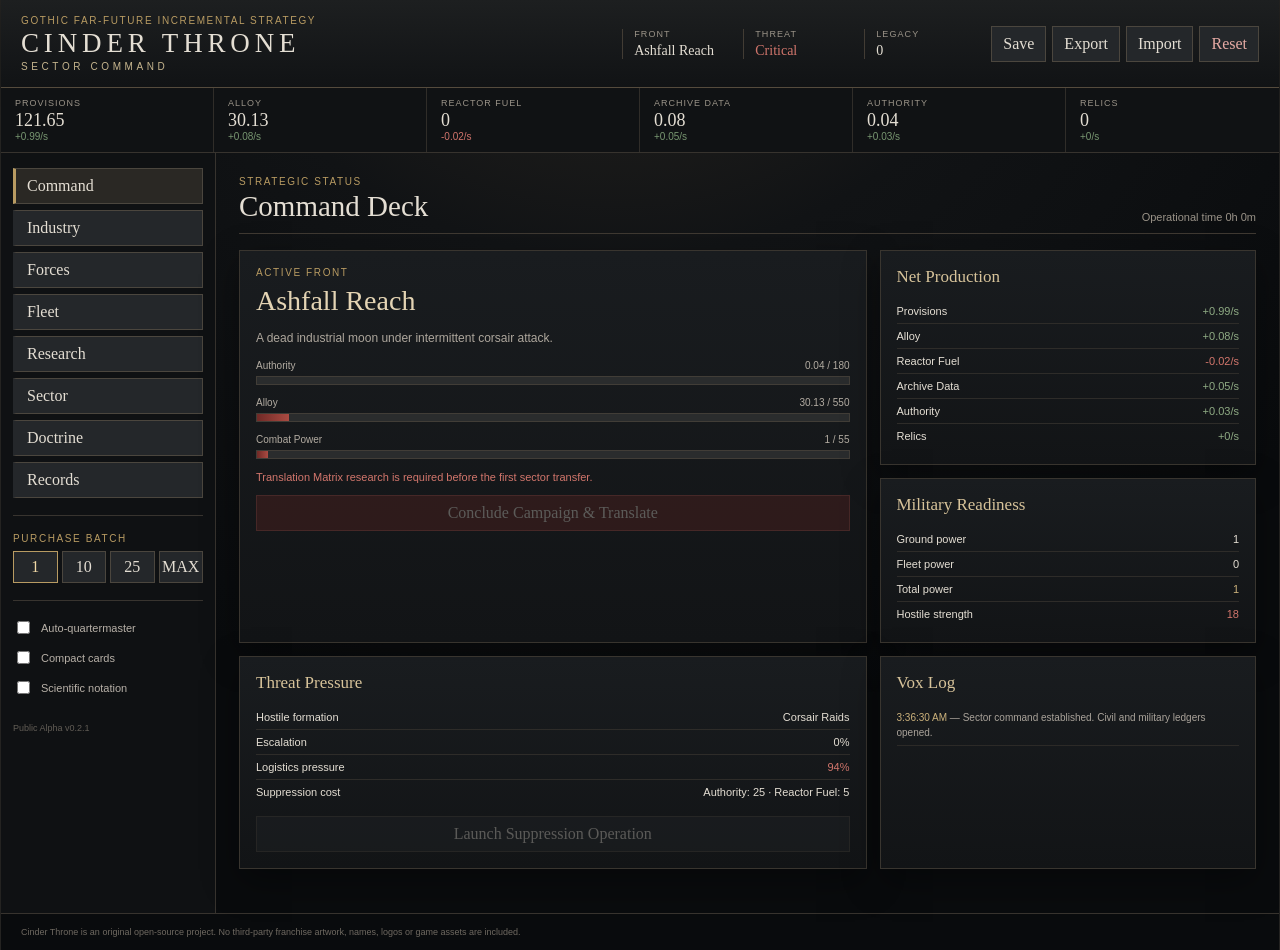
<file: index.html>
<!doctype html>
<html lang="en">
<head>
  <meta charset="utf-8">
  <meta name="viewport" content="width=device-width, initial-scale=1">
  <meta name="theme-color" content="#111315">
  <meta name="description" content="Cinder Throne: Sector Command — an original gothic far-future incremental strategy game.">
  <title>Cinder Throne: Sector Command</title>
  <link rel="stylesheet" href="styles.css">
</head>
<body>
<div id="app">
  <header class="topbar">
    <div class="brand">
      <div class="eyebrow">GOTHIC FAR-FUTURE INCREMENTAL STRATEGY</div>
      <h1>CINDER THRONE</h1>
      <div class="subtitle">SECTOR COMMAND</div>
    </div>

    <div class="campaign-summary">
      <div class="metric"><span>Front</span><strong id="sectorName">Ashfall Reach</strong></div>
      <div class="metric"><span>Threat</span><strong id="threatLabel">Low</strong></div>
      <div class="metric"><span>Legacy</span><strong id="legacyTop">0</strong></div>
    </div>

    <div class="top-actions">
      <button id="saveBtn">Save</button>
      <button id="exportBtn">Export</button>
      <button id="importBtn">Import</button>
      <button id="resetBtn" class="danger">Reset</button>
    </div>
  </header>

  <div id="resourceStrip" class="resource-strip"></div>

  <main class="layout">
    <aside class="sidebar">
      <button class="nav active" data-tab="command">Command</button>
      <button class="nav" data-tab="industry">Industry</button>
      <button class="nav" data-tab="forces">Forces</button>
      <button class="nav" data-tab="fleet">Fleet</button>
      <button class="nav" data-tab="research">Research</button>
      <button class="nav" data-tab="sector">Sector</button>
      <button class="nav" data-tab="doctrine">Doctrine</button>
      <button class="nav" data-tab="records">Records</button>

      <div class="side-rule"></div>
      <div class="side-label">Purchase batch</div>
      <div class="batch-row">
        <button class="batch active" data-buy="1">1</button>
        <button class="batch" data-buy="10">10</button>
        <button class="batch" data-buy="25">25</button>
        <button class="batch" data-buy="max">MAX</button>
      </div>

      <div class="side-rule"></div>
      <label class="toggle"><input id="autoBuyToggle" type="checkbox"> Auto-quartermaster</label>
      <label class="toggle"><input id="compactToggle" type="checkbox"> Compact cards</label>
      <label class="toggle"><input id="notationToggle" type="checkbox"> Scientific notation</label>

      <div class="version">Public Alpha v0.2.1</div>
    </aside>

    <section class="content">
      <section class="tab active" id="tab-command">
        <div class="heading">
          <div><div class="eyebrow">STRATEGIC STATUS</div><h2>Command Deck</h2></div>
          <div id="clock" class="clock"></div>
        </div>
        <div class="dashboard">
          <article class="panel hero">
            <div class="panel-kicker">ACTIVE FRONT</div>
            <h3 id="overviewSector"></h3>
            <p id="overviewDesc"></p>
            <div id="objectiveProgress"></div>
            <button id="advanceBtn" class="primary wide">Conclude Campaign & Translate</button>
          </article>
          <article class="panel">
            <h3>Net Production</h3>
            <div id="productionSummary"></div>
          </article>
          <article class="panel">
            <h3>Military Readiness</h3>
            <div id="powerSummary"></div>
          </article>
          <article class="panel">
            <h3>Threat Pressure</h3>
            <div id="threatSummary"></div>
            <button id="suppressBtn" class="wide">Launch Suppression Operation</button>
          </article>
          <article class="panel">
            <h3>Vox Log</h3>
            <div id="log" class="log"></div>
          </article>
        </div>
      </section>

      <section class="tab" id="tab-industry">
        <div class="heading"><div><div class="eyebrow">LOGISTICS & PRODUCTION</div><h2>Industry</h2></div></div>
        <div class="cards" id="industryCards"></div>
      </section>

      <section class="tab" id="tab-forces">
        <div class="heading"><div><div class="eyebrow">GROUND WAR</div><h2>Forces</h2></div></div>
        <div class="cards" id="forcesCards"></div>
      </section>

      <section class="tab" id="tab-fleet">
        <div class="heading"><div><div class="eyebrow">VOID COMMAND</div><h2>Fleet</h2></div></div>
        <div class="cards" id="fleetCards"></div>
      </section>

      <section class="tab" id="tab-research">
        <div class="heading"><div><div class="eyebrow">ARCHIVE SANCTIONS</div><h2>Research</h2></div></div>
        <div class="tech-grid" id="researchCards"></div>
      </section>

      <section class="tab" id="tab-sector">
        <div class="heading"><div><div class="eyebrow">CAMPAIGN THEATRES</div><h2>Sector Map</h2></div></div>
        <div class="sector-grid" id="sectorGrid"></div>
      </section>

      <section class="tab" id="tab-doctrine">
        <div class="heading"><div><div class="eyebrow">PERSISTENT META-PROGRESSION</div><h2>Doctrine</h2></div></div>
        <article class="panel doctrine-head">
          <div>
            <div class="panel-kicker">AVAILABLE LEGACY</div>
            <div id="legacyLarge" class="legacy-large">0</div>
          </div>
          <p>Doctrine persists through campaign translation. Each rank permanently alters future runs.</p>
        </article>
        <div class="tech-grid" id="doctrineCards"></div>
      </section>

      <section class="tab" id="tab-records">
        <div class="heading"><div><div class="eyebrow">ARCHIVE LEDGER</div><h2>Records</h2></div></div>
        <div class="records-grid">
          <article class="panel"><h3>Campaign Statistics</h3><div id="stats"></div></article>
          <article class="panel"><h3>Achievements</h3><div id="achievementList"></div></article>
          <article class="panel"><h3>Save Information</h3><div id="saveInfo"></div></article>
        </div>
      </section>
    </section>
  </main>

  <footer>
    Cinder Throne is an original open-source project. No third-party franchise artwork, names, logos or game assets are included.
  </footer>
</div>

<div id="modal" class="modal hidden">
  <div class="modal-card">
    <h3 id="modalTitle">Save Data</h3>
    <p id="modalHint"></p>
    <textarea id="saveText"></textarea>
    <div class="modal-actions">
      <button id="modalPrimary" class="primary">Copy</button>
      <button id="modalClose">Close</button>
    </div>
  </div>
</div>

<script src="game-data.js"></script>
<script src="game.js"></script>
</body>
</html>
</file>
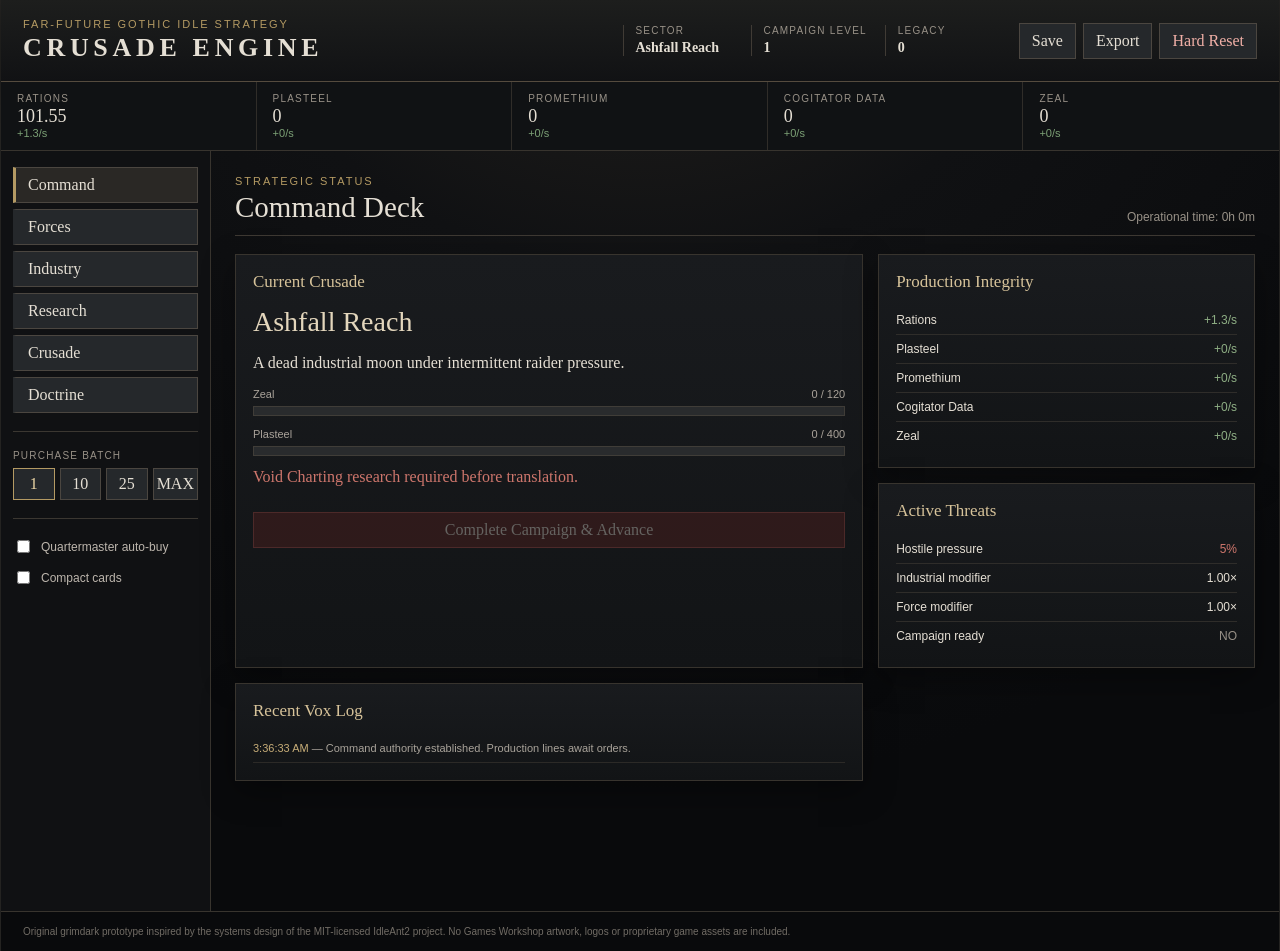
<file: grimdark_idle_crusade/index.html>
<!doctype html>
<html lang="en">
<head>
  <meta charset="utf-8" />
  <meta name="viewport" content="width=device-width,initial-scale=1" />
  <title>Crusade Engine — Grimdark Idle Prototype</title>
  <link rel="stylesheet" href="styles.css" />
</head>
<body>
  <div class="app-shell">
    <header class="topbar">
      <div>
        <div class="kicker">FAR-FUTURE GOTHIC IDLE STRATEGY</div>
        <h1>CRUSADE ENGINE</h1>
      </div>
      <div class="top-stats">
        <div><span>Sector</span><b id="sectorName">Ashfall Reach</b></div>
        <div><span>Campaign Level</span><b id="sectorLevel">1</b></div>
        <div><span>Legacy</span><b id="legacy">0</b></div>
      </div>
      <div class="top-actions">
        <button id="saveBtn">Save</button>
        <button id="exportBtn">Export</button>
        <button id="resetBtn" class="danger">Hard Reset</button>
      </div>
    </header>

    <div class="resource-strip" id="resourceStrip"></div>

    <main>
      <aside class="sidebar">
        <button class="nav active" data-tab="overview">Command</button>
        <button class="nav" data-tab="forces">Forces</button>
        <button class="nav" data-tab="industry">Industry</button>
        <button class="nav" data-tab="research">Research</button>
        <button class="nav" data-tab="crusade">Crusade</button>
        <button class="nav" data-tab="doctrine">Doctrine</button>
        <div class="sidebar-rule"></div>
        <div class="small-label">Purchase batch</div>
        <div class="batch-row">
          <button class="batch active" data-buy="1">1</button>
          <button class="batch" data-buy="10">10</button>
          <button class="batch" data-buy="25">25</button>
          <button class="batch" data-buy="max">MAX</button>
        </div>
        <div class="sidebar-rule"></div>
        <label class="toggle-row">
          <input type="checkbox" id="autoBuyToggle" />
          <span>Quartermaster auto-buy</span>
        </label>
        <label class="toggle-row">
          <input type="checkbox" id="compactToggle" />
          <span>Compact cards</span>
        </label>
      </aside>

      <section class="content">
        <section class="tab active" id="tab-overview">
          <div class="section-heading">
            <div>
              <div class="kicker">STRATEGIC STATUS</div>
              <h2>Command Deck</h2>
            </div>
            <div class="clock" id="gameClock"></div>
          </div>
          <div class="dashboard-grid">
            <article class="panel hero-panel">
              <h3>Current Crusade</h3>
              <div class="sector-title" id="overviewSector"></div>
              <p id="overviewDesc"></p>
              <div id="campaignProgress"></div>
              <button id="travelBtn" class="primary wide">Complete Campaign & Advance</button>
            </article>
            <article class="panel">
              <h3>Production Integrity</h3>
              <div id="productionSummary"></div>
            </article>
            <article class="panel">
              <h3>Active Threats</h3>
              <div id="threatSummary"></div>
            </article>
            <article class="panel">
              <h3>Recent Vox Log</h3>
              <div id="log" class="log"></div>
            </article>
          </div>
        </section>

        <section class="tab" id="tab-forces">
          <div class="section-heading">
            <div><div class="kicker">MUSTER & DEPLOY</div><h2>Forces</h2></div>
          </div>
          <div class="cards" id="forcesCards"></div>
        </section>

        <section class="tab" id="tab-industry">
          <div class="section-heading">
            <div><div class="kicker">FORGES & LOGISTICS</div><h2>Industry</h2></div>
          </div>
          <div class="cards" id="industryCards"></div>
        </section>

        <section class="tab" id="tab-research">
          <div class="section-heading">
            <div><div class="kicker">FORBIDDEN DATA-VAULTS</div><h2>Research</h2></div>
          </div>
          <div class="tech-grid" id="researchCards"></div>
        </section>

        <section class="tab" id="tab-crusade">
          <div class="section-heading">
            <div><div class="kicker">SECTOR CONQUEST</div><h2>Crusade Map</h2></div>
          </div>
          <div class="campaign-grid" id="campaignGrid"></div>
        </section>

        <section class="tab" id="tab-doctrine">
          <div class="section-heading">
            <div><div class="kicker">PERSISTENT META-PROGRESSION</div><h2>Doctrine</h2></div>
          </div>
          <div class="doctrine-wrap">
            <article class="panel">
              <h3>Legacy Points</h3>
              <p>Legacy survives campaign resets. Spend it on permanent doctrine.</p>
              <div class="legacy-big" id="doctrineLegacy">0</div>
            </article>
            <div class="tech-grid" id="doctrineCards"></div>
          </div>
        </section>
      </section>
    </main>

    <footer>
      Original grimdark prototype inspired by the systems design of the MIT-licensed IdleAnt2 project.
      No Games Workshop artwork, logos or proprietary game assets are included.
    </footer>
  </div>

  <div class="modal hidden" id="exportModal">
    <div class="modal-card">
      <h3>Export Save</h3>
      <textarea id="exportText" readonly></textarea>
      <div class="modal-actions">
        <button id="copyExportBtn" class="primary">Copy</button>
        <button id="closeModalBtn">Close</button>
      </div>
    </div>
  </div>

  <script src="game.js"></script>
</body>
</html>
</file>
<file: styles.css>
:root{
  --bg:#090b0d;--bg2:#0f1113;--panel:#15181b;--panel2:#1a1d20;
  --line:#3b3731;--line2:#50483d;--ink:#e4ded3;--muted:#9a9388;
  --gold:#b89b62;--red:#8e302c;--red2:#b24c43;--green:#789771;
  --blue:#7d9098;--shadow:0 12px 34px rgba(0,0,0,.35)
}
*{box-sizing:border-box}
html{background:var(--bg)}
body{
  margin:0;min-height:100vh;color:var(--ink);
  background:
    radial-gradient(circle at 48% -20%,#322c24 0,#111315 34%,#090b0d 70%);
  font-family:Georgia,"Times New Roman",serif
}
button,input,textarea{font:inherit}
button{
  border:1px solid #4b463e;background:#24272a;color:var(--ink);
  padding:8px 11px;cursor:pointer;transition:.12s ease
}
button:hover:not(:disabled){border-color:var(--gold);background:#2d3032}
button:disabled{opacity:.34;cursor:not-allowed}
button.primary{background:#602421;border-color:#a64a43}
button.primary:hover:not(:disabled){background:#762b26}
button.danger{color:#e6aaa4}
button.wide{width:100%;margin-top:12px}
#app{max-width:1680px;margin:auto;border-left:1px solid #242321;border-right:1px solid #242321;min-height:100vh}
.topbar{
  min-height:84px;padding:15px 20px;display:flex;align-items:center;gap:22px;
  background:linear-gradient(#1d1f20,#111315);border-bottom:1px solid #554b3d;box-shadow:var(--shadow)
}
.brand h1{margin:2px 0 0;font-size:27px;letter-spacing:.18em;font-weight:normal}
.subtitle{font:10px Arial,sans-serif;letter-spacing:.36em;color:#c6b58e;margin-top:2px}
.eyebrow,.panel-kicker,.side-label{
  font:10px Arial,sans-serif;letter-spacing:.16em;color:var(--gold);text-transform:uppercase
}
.campaign-summary{display:flex;gap:16px;margin-left:auto}
.metric{min-width:105px;padding-left:11px;border-left:1px solid #423c34}
.metric span{display:block;font:9px Arial,sans-serif;color:var(--muted);text-transform:uppercase;letter-spacing:.12em}
.metric strong{display:block;margin-top:4px;font-size:14px;font-weight:normal}
.top-actions{display:flex;gap:6px}
.resource-strip{
  display:grid;grid-template-columns:repeat(6,1fr);background:#101214;border-bottom:1px solid #37332e
}
.resource{padding:10px 14px;border-right:1px solid #302d29;min-width:0}
.resource:last-child{border-right:0}
.r-name{font:9px Arial,sans-serif;color:var(--muted);text-transform:uppercase;letter-spacing:.11em;white-space:nowrap;overflow:hidden;text-overflow:ellipsis}
.r-value{font-size:18px;margin-top:2px}
.r-rate{font:10px Arial,sans-serif;color:var(--green)}
.r-rate.bad{color:#d0746b}
.layout{display:grid;grid-template-columns:215px 1fr;min-height:760px}
.sidebar{padding:15px 12px;background:#0f1113;border-right:1px solid #37332e}
.nav{display:block;width:100%;text-align:left;margin-bottom:6px;border-left:3px solid transparent}
.nav.active{border-left-color:var(--gold);background:#2a2824}
.side-rule{height:1px;background:#38342f;margin:17px 0}
.batch-row{display:grid;grid-template-columns:repeat(4,1fr);gap:4px;margin-top:7px}
.batch{padding:6px 2px}
.batch.active{border-color:var(--gold);color:#f1d9a6}
.toggle{display:flex;gap:8px;align-items:center;font:11px Arial,sans-serif;color:#b8b1a8;margin:11px 0}
.version{font:9px Arial,sans-serif;color:#625d56;margin-top:26px}
.content{padding:23px;min-width:0}
.tab{display:none}.tab.active{display:block}
.heading{
  display:flex;justify-content:space-between;align-items:flex-end;
  border-bottom:1px solid #3f3932;padding-bottom:10px;margin-bottom:16px
}
.heading h2{font-weight:normal;font-size:29px;margin:3px 0 0}
.clock{font:11px Arial,sans-serif;color:var(--muted)}
.dashboard{display:grid;grid-template-columns:1.25fr .75fr;gap:13px}
.panel{
  padding:16px;background:linear-gradient(#191c1f,#121416);
  border:1px solid #39352f;box-shadow:var(--shadow)
}
.panel h3{margin:0 0 12px;font-size:17px;font-weight:normal;color:#d7c39a}
.hero{grid-row:span 2}
.hero h3{font-size:28px;color:#e4d4b4;margin:7px 0}
.hero p{font:12px/1.55 Arial,sans-serif;color:#ada69c}
.progress-block{margin:12px 0}
.progress-meta{display:flex;justify-content:space-between;gap:10px;font:10px Arial,sans-serif;color:#b3aca2}
.bar{height:9px;background:#2a2c2d;border:1px solid #413d37;margin-top:5px;overflow:hidden}
.bar i{display:block;height:100%;background:linear-gradient(90deg,#6f2926,#aa4b42)}
.summary-row{
  display:flex;justify-content:space-between;gap:12px;padding:6px 0;
  border-bottom:1px solid #2e2c29;font:11px Arial,sans-serif
}
.summary-row:last-child{border-bottom:0}
.good{color:#8fab84}.bad{color:#d2766c}.gold{color:#cbb17b}.muted{color:var(--muted)}
.log{max-height:215px;overflow:auto;font:10px/1.5 Arial,sans-serif;color:#aaa39a}
.log-entry{padding:5px 0;border-bottom:1px solid #2c2a27}
.cards,.tech-grid,.sector-grid{
  display:grid;grid-template-columns:repeat(auto-fill,minmax(280px,1fr));gap:11px
}
.unit-card,.tech,.sector-card{
  background:#15181a;border:1px solid #39352f;padding:14px;position:relative
}
.unit-card.locked,.tech.locked{opacity:.42;filter:saturate(.55)}
.unit-head{display:flex;justify-content:space-between;gap:10px}
.unit-head h3,.tech h3,.sector-card h3{font-weight:normal;font-size:17px;color:#d9c6a0;margin:0}
.qty{font:16px Arial,sans-serif;font-weight:bold}
.badge{
  display:inline-block;border:1px solid #554b3f;color:#bca97f;
  padding:2px 6px;margin-bottom:7px;font:8px Arial,sans-serif;text-transform:uppercase;letter-spacing:.1em
}
.unit-desc,.tech p,.sector-card p{
  font:11px/1.5 Arial,sans-serif;color:#aaa39a;min-height:36px
}
.flow{
  background:#0f1113;border:1px solid #302d2a;padding:7px;margin:8px 0;
  font:10px/1.5 Arial,sans-serif;color:#c9c0b7
}
.cost,.req{font:10px/1.45 Arial,sans-serif;color:#b4a77e}
.card-actions{display:flex;gap:6px;margin-top:9px}.card-actions button{flex:1}
.tech.complete,.sector-card.cleared{border-color:#53634d}
.sector-card.current{border-color:#a08758;box-shadow:0 0 0 1px #604c31 inset}
.doctrine-head{display:flex;align-items:center;gap:30px;margin-bottom:12px}
.doctrine-head p{font:11px/1.5 Arial,sans-serif;color:#aaa39a}
.legacy-large{font-size:42px;color:#d5bb84}
.records-grid{display:grid;grid-template-columns:repeat(3,1fr);gap:12px}
.achievement{padding:8px 0;border-bottom:1px solid #2e2b28;font:11px/1.45 Arial,sans-serif}
.achievement.locked{opacity:.38}
.achievement strong{display:block;color:#d0bd97;font-weight:normal}
footer{padding:13px 20px;border-top:1px solid #37332e;color:#6f6961;font:9px Arial,sans-serif}
.modal{position:fixed;inset:0;background:rgba(0,0,0,.78);display:flex;align-items:center;justify-content:center;padding:20px;z-index:20}
.modal.hidden{display:none}
.modal-card{width:min(720px,100%);padding:17px;background:#17191b;border:1px solid #5d5245}
.modal-card h3{margin-top:0;font-weight:normal;color:#d8c5a0}
.modal-card p{font:11px Arial,sans-serif;color:#aaa39a}
textarea{width:100%;height:250px;padding:10px;background:#0d0f10;color:#d4cec6;border:1px solid #403a33;font:10px monospace}
.modal-actions{display:flex;justify-content:flex-end;gap:7px;margin-top:9px}
body.compact .unit-desc{display:none}
body.compact .unit-card{padding:10px}
body.compact .flow{margin:5px 0}
@media(max-width:1000px){
  .topbar{flex-wrap:wrap}.campaign-summary{order:3;width:100%;margin-left:0}
  .resource-strip{grid-template-columns:repeat(3,1fr)}
  .records-grid{grid-template-columns:1fr}
}
@media(max-width:760px){
  .layout{grid-template-columns:1fr}
  .sidebar{
    border-right:0;border-bottom:1px solid #37332e;
    display:grid;grid-template-columns:repeat(4,1fr);gap:4px
  }
  .nav{font-size:11px;padding:7px 5px}
  .side-rule,.side-label,.batch-row,.toggle,.version{display:none}
  .dashboard{grid-template-columns:1fr}.hero{grid-row:auto}
  .top-actions{width:100%;display:grid;grid-template-columns:repeat(4,1fr)}
  .content{padding:14px}.resource-strip{grid-template-columns:repeat(2,1fr)}
}
</file>
<file: grimdark_idle_crusade/styles.css>
:root{
  --bg:#0b0c0e;--panel:#15171a;--panel2:#1c1f22;--line:#3d3730;
  --ink:#e5dfd4;--muted:#989187;--gold:#b49a63;--red:#8d2926;--green:#6d8f69;
  --danger:#b54840;--shadow:0 10px 30px rgba(0,0,0,.35);
}
*{box-sizing:border-box}
body{margin:0;background:
  radial-gradient(circle at 50% -20%,#2b2721 0,#101113 35%,#090a0c 75%);
  color:var(--ink);font-family:Georgia,"Times New Roman",serif;min-height:100vh}
button,input,textarea{font:inherit}
button{background:#25282b;color:var(--ink);border:1px solid #4b4640;padding:8px 12px;cursor:pointer}
button:hover:not(:disabled){border-color:var(--gold);background:#2d302f}
button:disabled{opacity:.38;cursor:not-allowed}
button.primary{background:#5a211f;border-color:#a84a45}
button.primary:hover:not(:disabled){background:#722823}
button.danger{color:#f1b0a7}
button.wide{width:100%;margin-top:14px}
.app-shell{max-width:1600px;margin:0 auto;min-height:100vh;border-left:1px solid #242321;border-right:1px solid #242321}
.topbar{display:flex;gap:24px;align-items:center;padding:18px 22px;background:linear-gradient(180deg,#1d1e1d,#111214);border-bottom:1px solid #554b3e;box-shadow:var(--shadow)}
.topbar h1{margin:2px 0 0;letter-spacing:.18em;font-size:26px}
.kicker{font:11px/1.2 Arial,sans-serif;letter-spacing:.18em;color:var(--gold)}
.top-stats{display:flex;gap:18px;margin-left:auto}
.top-stats div{min-width:110px;padding-left:12px;border-left:1px solid #403b35}
.top-stats span,.small-label{display:block;color:var(--muted);font:10px Arial,sans-serif;text-transform:uppercase;letter-spacing:.12em}
.top-stats b{display:block;margin-top:4px;font-size:14px}
.top-actions{display:flex;gap:7px}
.resource-strip{display:grid;grid-template-columns:repeat(5,1fr);background:#101214;border-bottom:1px solid #38342e}
.resource{padding:11px 16px;border-right:1px solid #302d29;position:relative;overflow:hidden}
.resource:last-child{border-right:0}
.resource .r-name{font:10px Arial,sans-serif;color:var(--muted);text-transform:uppercase;letter-spacing:.12em}
.resource .r-value{font-size:18px;margin-top:2px}
.resource .r-rate{font:11px Arial,sans-serif;color:#7ca176}
main{display:grid;grid-template-columns:210px 1fr;min-height:760px}
.sidebar{padding:16px 12px;background:#101113;border-right:1px solid #38342e}
.nav{display:block;width:100%;text-align:left;margin-bottom:6px;border-left:3px solid transparent}
.nav.active{border-left-color:var(--gold);background:#2a2825}
.sidebar-rule{height:1px;background:#3b3731;margin:18px 0}
.batch-row{display:grid;grid-template-columns:repeat(4,1fr);gap:5px;margin-top:7px}
.batch{padding:6px 3px}
.batch.active{border-color:var(--gold);color:#f0d9a8}
.toggle-row{display:flex;gap:8px;align-items:center;margin:12px 0;color:#bdb6ad;font:12px Arial,sans-serif}
.content{padding:24px;min-width:0}
.tab{display:none}.tab.active{display:block}
.section-heading{display:flex;justify-content:space-between;align-items:flex-end;margin-bottom:18px;border-bottom:1px solid #3e3933;padding-bottom:11px}
.section-heading h2{margin:3px 0 0;font-size:29px;font-weight:normal}
.clock{font:12px Arial,sans-serif;color:var(--muted)}
.dashboard-grid{display:grid;grid-template-columns:1.25fr .75fr;gap:15px}
.panel{background:linear-gradient(180deg,#191b1e,#121416);border:1px solid #38342e;box-shadow:var(--shadow);padding:17px}
.panel h3{font-size:17px;font-weight:normal;margin:0 0 14px;color:#d7c39a}
.hero-panel{grid-row:span 2}
.sector-title{font-size:28px;margin:8px 0;color:#e3d6bc}
.progress-line{margin:12px 0}
.progress-meta{display:flex;justify-content:space-between;font:11px Arial,sans-serif;color:#aaa39a}
.bar{height:10px;background:#292b2d;border:1px solid #403d38;margin-top:6px}
.bar>i{display:block;height:100%;background:linear-gradient(90deg,#6e2523,#a6453d)}
.summary-row{display:flex;justify-content:space-between;border-bottom:1px solid #2f2d2a;padding:7px 0;font:12px Arial,sans-serif}
.summary-row:last-child{border-bottom:0}
.good{color:#8eae84}.bad{color:#ce766c}.gold{color:#c7ad78}.muted{color:var(--muted)}
.cards{display:grid;grid-template-columns:repeat(auto-fill,minmax(290px,1fr));gap:12px}
.unit-card{background:#151719;border:1px solid #3a3631;padding:14px;position:relative}
.unit-card.locked{filter:saturate(.4);opacity:.45}
.unit-head{display:flex;justify-content:space-between;gap:10px;align-items:flex-start}
.unit-head h3{margin:0;color:#d8c5a0;font-size:17px;font-weight:normal}
.unit-qty{font:16px Arial,sans-serif;font-weight:bold}
.unit-desc{font:12px/1.5 Arial,sans-serif;color:#aaa39a;min-height:37px;margin:8px 0}
.flow{font:11px/1.5 Arial,sans-serif;color:#c9c0b7;background:#101113;padding:8px;border:1px solid #302d29;margin:9px 0}
.cost{font:11px Arial,sans-serif;color:#b7a77e}
.card-actions{display:flex;gap:7px;margin-top:10px}
.card-actions button{flex:1}
.badge{display:inline-block;padding:2px 6px;border:1px solid #554a3d;color:#bca77d;font:9px Arial,sans-serif;text-transform:uppercase;letter-spacing:.1em}
.tech-grid{display:grid;grid-template-columns:repeat(auto-fill,minmax(280px,1fr));gap:12px}
.tech{background:#151719;border:1px solid #3a3631;padding:15px;min-height:170px}
.tech.complete{border-color:#5c6f54}
.tech.locked{opacity:.4}
.tech h3{margin:8px 0 7px;font-size:17px;font-weight:normal}
.tech p{font:12px/1.5 Arial,sans-serif;color:#a8a198;min-height:52px}
.tech .req{font:10px Arial,sans-serif;color:#857f78;margin-bottom:8px}
.campaign-grid{display:grid;grid-template-columns:repeat(auto-fill,minmax(260px,1fr));gap:12px}
.campaign{background:#151719;border:1px solid #3a3631;padding:15px}
.campaign.current{border-color:#9f8456;box-shadow:0 0 0 1px #5c4930 inset}
.campaign.cleared{border-color:#52654d}
.campaign h3{margin:0 0 8px;font-weight:normal}
.campaign p{font:12px/1.45 Arial,sans-serif;color:#aaa39a}
.legacy-big{font-size:42px;color:#d5bb84}
.doctrine-wrap{display:grid;gap:14px}
.log{max-height:220px;overflow:auto;font:11px/1.5 Arial,sans-serif;color:#a9a39a}
.log-entry{padding:5px 0;border-bottom:1px solid #2c2a27}
footer{padding:14px 22px;border-top:1px solid #38342e;color:#716c65;font:10px Arial,sans-serif}
.modal{position:fixed;inset:0;background:rgba(0,0,0,.78);display:flex;align-items:center;justify-content:center;padding:20px}
.modal.hidden{display:none}
.modal-card{width:min(700px,100%);background:#17191b;border:1px solid #5a5044;padding:18px}
textarea{width:100%;height:260px;background:#0e0f10;color:#d3cec6;border:1px solid #3e3933;padding:10px;font:11px monospace}
.modal-actions{display:flex;justify-content:flex-end;gap:8px;margin-top:10px}
body.compact .unit-desc{display:none}
body.compact .unit-card{padding:10px}
body.compact .flow{margin:5px 0}
@media(max-width:900px){
  .topbar{flex-wrap:wrap}.top-stats{order:3;width:100%;margin-left:0}
  .resource-strip{grid-template-columns:repeat(2,1fr)}
  main{grid-template-columns:1fr}.sidebar{border-right:0;border-bottom:1px solid #38342e;display:grid;grid-template-columns:repeat(3,1fr);gap:6px}
  .sidebar-rule,.small-label,.batch-row,.toggle-row{display:none}
  .dashboard-grid{grid-template-columns:1fr}.hero-panel{grid-row:auto}
}
</file>
